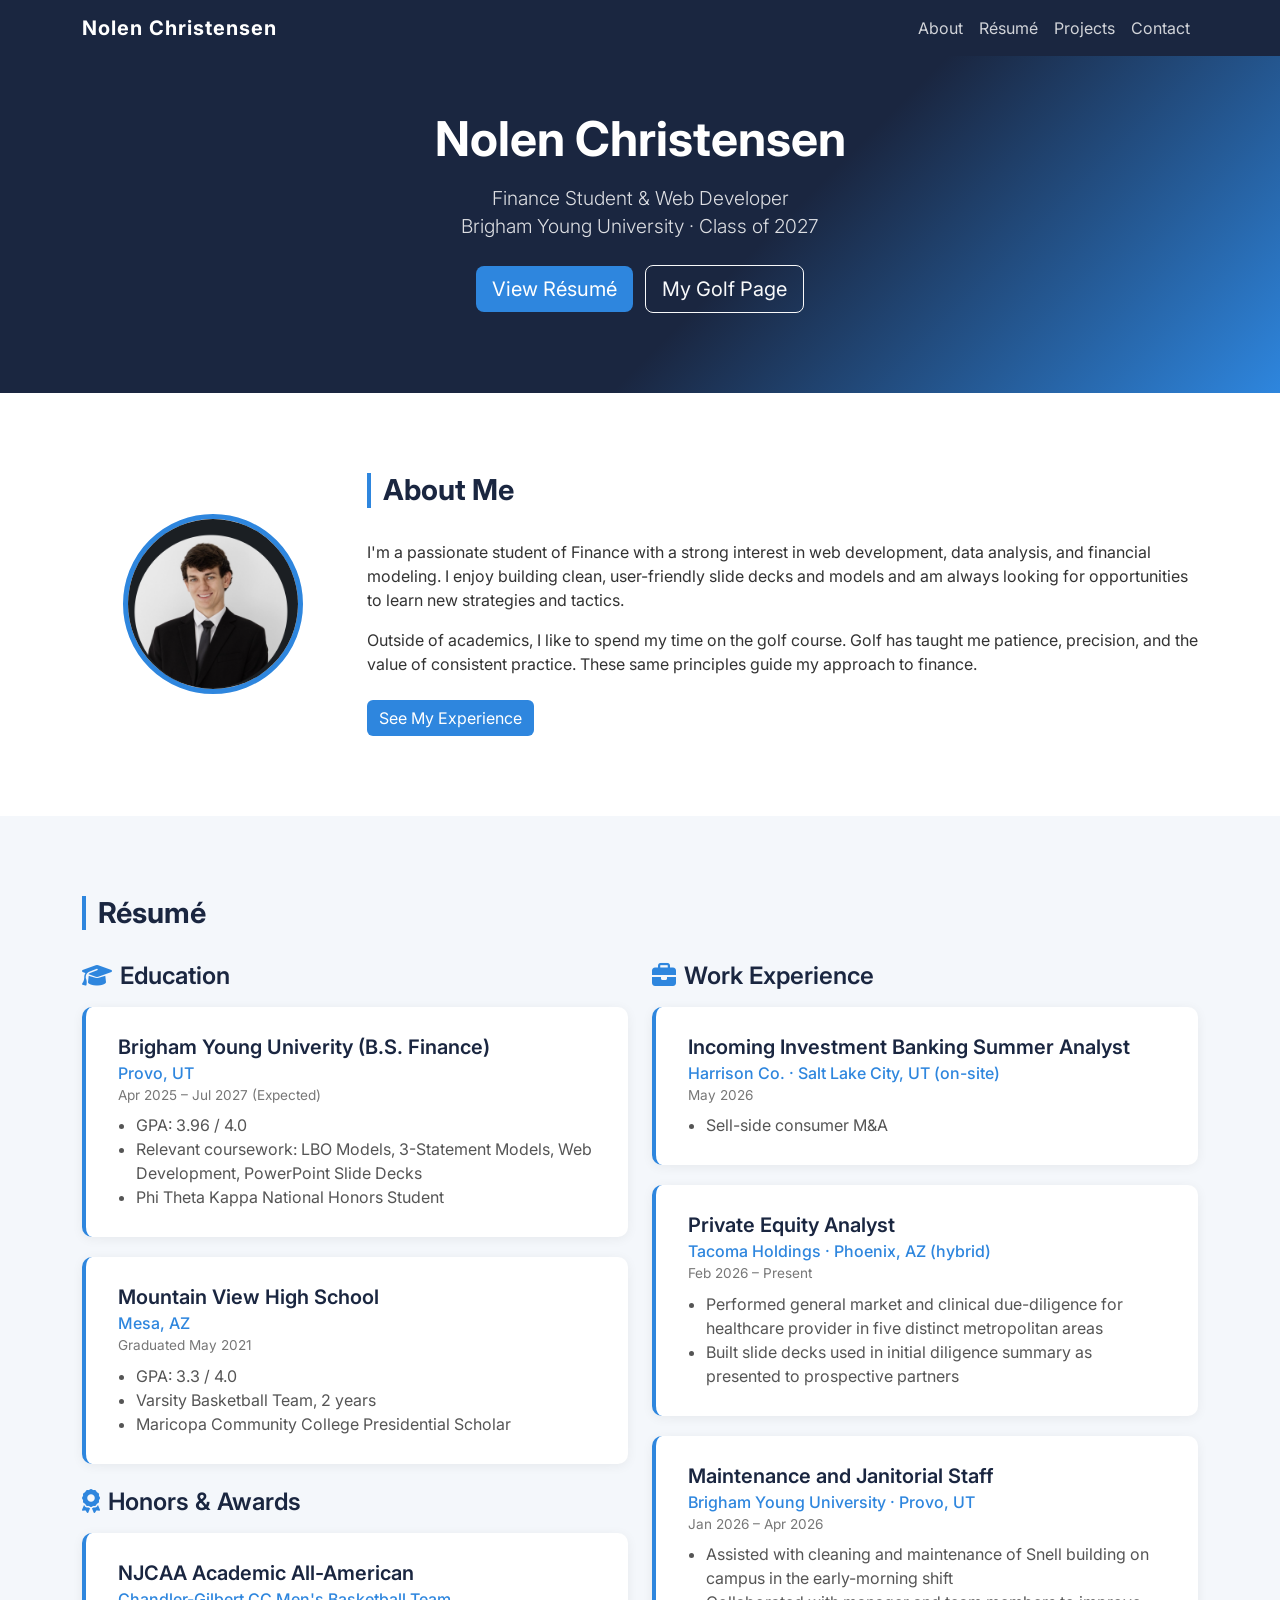
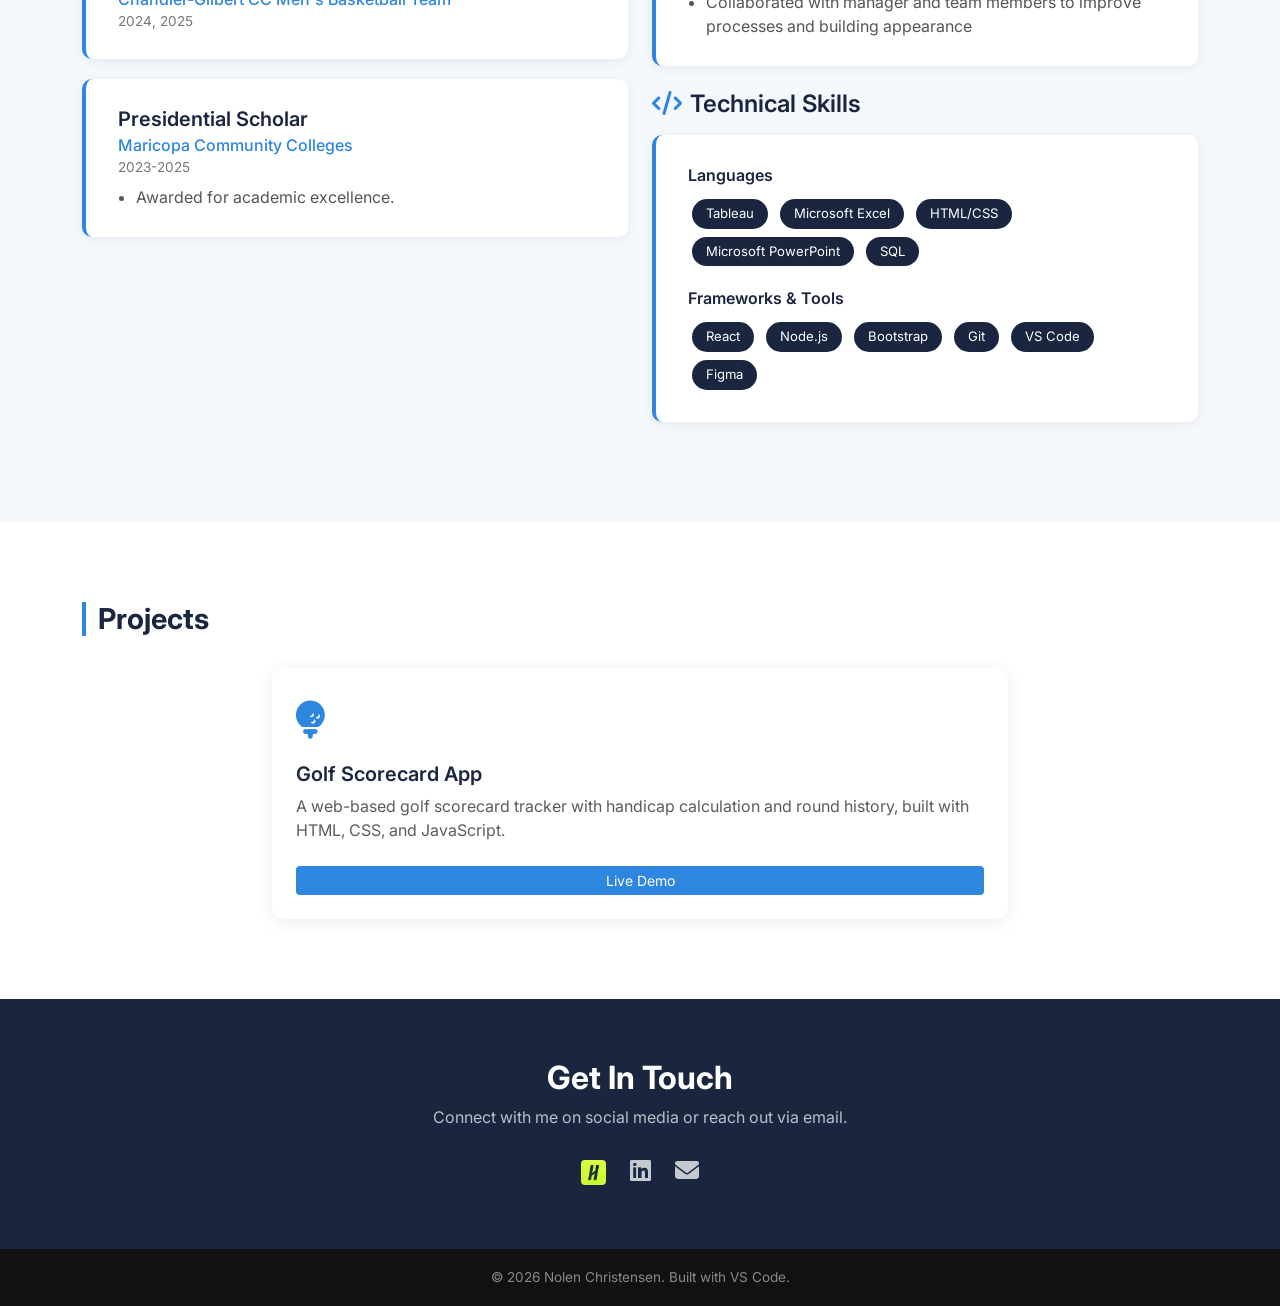
<file: index.html>
<!DOCTYPE html>
<html lang="en">
<head>
  <meta charset="UTF-8" />
  <meta name="viewport" content="width=device-width, initial-scale=1.0"/>
  <title>Nolen Christensen | Portfolio</title>
  <link rel="stylesheet" href="https://cdnjs.cloudflare.com/ajax/libs/bootstrap/5.3.2/css/bootstrap.min.css"/>
  <link rel="stylesheet" href="https://cdnjs.cloudflare.com/ajax/libs/font-awesome/6.5.0/css/all.min.css"/>
  <link rel="preconnect" href="https://fonts.googleapis.com"/>
  <link href="https://fonts.googleapis.com/css2?family=Inter:wght@300;400;600;700&display=swap" rel="stylesheet"/>
  <style>
    :root {
      --navy: #1a2640;
      --accent: #2e86de;
      --light-bg: #f4f7fb;
    }
    body { font-family: 'Inter', sans-serif; color: #333; }

    /* Navbar */
    .navbar { background-color: var(--navy) !important; }
    .navbar-brand { font-weight: 700; letter-spacing: 1px; color: #fff !important; }
    .nav-link { color: rgba(255,255,255,0.8) !important; }
    .nav-link:hover { color: #fff !important; }

    /* Hero */
    #hero {
      background: linear-gradient(135deg, var(--navy) 60%, var(--accent));
      color: #fff;
      padding: 110px 0 80px;
    }
    #hero h1 { font-size: 3rem; font-weight: 700; }
    #hero p.lead { font-size: 1.2rem; opacity: 0.85; }
    .btn-accent { background: var(--accent); color: #fff; border: none; }
    .btn-accent:hover { background: #1a6abf; color: #fff; }
    .btn-outline-light:hover { background: rgba(255,255,255,0.15); }

    /* Section titles */
    .section-title {
      font-weight: 700;
      font-size: 1.8rem;
      color: var(--navy);
      border-left: 4px solid var(--accent);
      padding-left: 12px;
      margin-bottom: 2rem;
    }

    /* About */
    #about { background: #fff; padding: 80px 0; }
    .profile-img {
  width: 180px; height: 180px; border-radius: 50%;
  object-fit: cover;
  object-position: center 0%;
  border: 5px solid var(--accent);
    } 

    /* Resume */
    #resume { background: var(--light-bg); padding: 80px 0; }
    .resume-card {
      background: #fff;
      border-radius: 10px;
      padding: 28px 32px;
      margin-bottom: 20px;
      box-shadow: 0 2px 12px rgba(0,0,0,0.06);
      border-left: 4px solid var(--accent);
    }
    .resume-card h5 { font-weight: 600; color: var(--navy); margin-bottom: 2px; }
    .resume-card .org { font-weight: 500; color: var(--accent); }
    .resume-card .date { font-size: 0.85rem; color: #777; }
    .resume-card ul { margin: 8px 0 0; padding-left: 18px; color: #555; }
    .skill-badge {
      display: inline-block;
      background: var(--navy);
      color: #fff;
      border-radius: 20px;
      padding: 5px 14px;
      font-size: 0.82rem;
      margin: 4px;
    }

    /* Projects */
    #projects { background: #fff; padding: 80px 0; }
    .project-card {
      border: none;
      border-radius: 12px;
      box-shadow: 0 3px 18px rgba(0,0,0,0.08);
      transition: transform 0.2s, box-shadow 0.2s;
      height: 100%;
    }
    .project-card:hover { transform: translateY(-4px); box-shadow: 0 8px 28px rgba(0,0,0,0.13); }
    .project-card .card-title { font-weight: 600; color: var(--navy); }
    .project-icon { font-size: 2.4rem; color: var(--accent); margin-bottom: 12px; }

    /* Contact */
    #contact { background: var(--navy); color: #fff; padding: 60px 0; }
    #contact a { color: rgba(255,255,255,0.75); text-decoration: none; font-size: 1.5rem; margin: 0 10px; }
    #contact a:hover { color: #fff; }

    /* Footer */
    footer { background: #111; color: rgba(255,255,255,0.5); padding: 18px 0; font-size: 0.85rem; text-align: center; }
  </style>
</head>
<body>

  <!-- Navbar -->
  <nav class="navbar navbar-expand-lg fixed-top">
    <div class="container">
      <a class="navbar-brand" href="#">Nolen Christensen</a>
      <button class="navbar-toggler" type="button" data-bs-toggle="collapse" data-bs-target="#navLinks">
        <span class="navbar-toggler-icon" style="filter:invert(1)"></span>
      </button>
      <div class="collapse navbar-collapse" id="navLinks">
        <ul class="navbar-nav ms-auto">
          <li class="nav-item"><a class="nav-link" href="#about">About</a></li>
          <li class="nav-item"><a class="nav-link" href="#resume">Résumé</a></li>
          <li class="nav-item"><a class="nav-link" href="#projects">Projects</a></li>
          <li class="nav-item"><a class="nav-link" href="#contact">Contact</a></li>
        </ul>
      </div>
    </div>
  </nav>

  <!-- Hero -->
  <section id="hero">
    <div class="container text-center">
      <h1 class="mb-3">Nolen Christensen</h1>
      <p class="lead mb-4">Finance Student &amp; Web Developer<br>Brigham Young University · Class of 2027</p>
      <a href="#resume" class="btn btn-accent btn-lg me-2">View Résumé</a>
      <a href="golf.html" class="btn btn-outline-light btn-lg">My Golf Page</a>
    </div>
  </section>

  <!-- About -->
  <section id="about">
    <div class="container">
      <div class="row align-items-center">
        <div class="col-md-3 text-center mb-4 mb-md-0">
          <img src="Nolen.png" alt="Nolen Christensen profile photo" class="profile-img" style="object-fit: cover; object-position: center 50%;"/>
        </div>
        <div class="col-md-9">
          <h2 class="section-title">About Me</h2>
          <p>I'm a passionate student of Finance with a strong interest in web development, data analysis, and financial modeling. I enjoy building clean, user-friendly slide decks and models and am always looking for opportunities to learn new strategies and tactics.</p>
          <p>Outside of academics, I like to spend my time on the golf course. Golf has taught me patience, precision, and the value of consistent practice. These same principles guide my approach to finance.</p>
          <a href="#resume" class="btn btn-accent mt-2">See My Experience</a>
        </div>
      </div>
    </div>
  </section>

  <!-- Resume -->
  <section id="resume">
    <div class="container">
      <h2 class="section-title">Résumé</h2>
      <div class="row">

        <!-- Education -->
        <div class="col-lg-6">
          <h4 class="mb-3" style="color: var(--navy); font-weight:600;"><i class="fas fa-graduation-cap me-2" style="color:var(--accent)"></i>Education</h4>

          <div class="resume-card">
            <h5>Brigham Young Univerity (B.S. Finance)</h5>
            <div class="org">Provo, UT</div>
            <div class="date">Apr 2025 – Jul 2027 (Expected)</div>
            <ul>
              <li>GPA: 3.96 / 4.0</li>
              <li>Relevant coursework: LBO Models, 3-Statement Models, Web Development, PowerPoint Slide Decks</li>
              <li>Phi Theta Kappa National Honors Student</li>
            </ul>
          </div>

          <div class="resume-card">
            <h5>Mountain View High School</h5>
            <div class="org">Mesa, AZ</div>
            <div class="date">Graduated May 2021</div>
            <ul>
              <li>GPA: 3.3 / 4.0</li>
              <li>Varsity Basketball Team, 2 years</li>
              <li>Maricopa Community College Presidential Scholar</li>
            </ul>
          </div>

          <!-- Honors -->
          <h4 class="mb-3 mt-4" style="color: var(--navy); font-weight:600;"><i class="fas fa-award me-2" style="color:var(--accent)"></i>Honors &amp; Awards</h4>
          <div class="resume-card">
            <h5>NJCAA Academic All-American</h5>
            <div class="org">Chandler-Gilbert CC Men's Basketball Team</div>
            <div class="date">2024, 2025</div>
          </div>
          <div class="resume-card">
            <h5>Presidential Scholar</h5>
            <div class="org">Maricopa Community Colleges</div>
            <div class="date">2023-2025</div>
            <ul><li>Awarded for academic excellence.</li></ul>
          </div>
        </div>

        <!-- Experience & Skills -->
        <div class="col-lg-6">
          <h4 class="mb-3" style="color: var(--navy); font-weight:600;"><i class="fas fa-briefcase me-2" style="color:var(--accent)"></i>Work Experience</h4>

          <div class="resume-card">
            <h5>Incoming Investment Banking Summer Analyst</h5>
            <div class="org">Harrison Co. · Salt Lake City, UT (on-site)</div>
            <div class="date">May 2026</div>
            <ul>
              <li>Sell-side consumer M&A</li>
            </ul>
          </div>

          <div class="resume-card">
            <h5>Private Equity Analyst</h5>
            <div class="org">Tacoma Holdings · Phoenix, AZ (hybrid)</div>
            <div class="date">Feb 2026 – Present</div>
            <ul>
              <li>Performed general market and clinical due-diligence for healthcare provider in five distinct metropolitan areas</li>
              <li>Built slide decks used in initial diligence summary as presented to prospective partners</li>
            </ul>
          </div>

          <div class="resume-card">
            <h5>Maintenance and Janitorial Staff</h5>
            <div class="org">Brigham Young University · Provo, UT</div>
            <div class="date">Jan 2026 – Apr 2026</div>
            <ul>
              <li>Assisted with cleaning and maintenance of Snell building on campus in the early-morning shift</li>
              <li>Collaborated with manager and team members to improve processes and building appearance</li>
            </ul>
          </div>

          <!-- Skills -->
          <h4 class="mb-3 mt-4" style="color: var(--navy); font-weight:600;"><i class="fas fa-code me-2" style="color:var(--accent)"></i>Technical Skills</h4>
          <div class="resume-card">
            <p class="mb-2" style="font-weight:600;color:var(--navy)">Languages</p>
            <span class="skill-badge">Tableau</span>
            <span class="skill-badge">Microsoft Excel</span>
            <span class="skill-badge">HTML/CSS</span>
            <span class="skill-badge">Microsoft PowerPoint</span>
            <span class="skill-badge">SQL</span>
            <p class="mb-2 mt-3" style="font-weight:600;color:var(--navy)">Frameworks &amp; Tools</p>
            <span class="skill-badge">React</span>
            <span class="skill-badge">Node.js</span>
            <span class="skill-badge">Bootstrap</span>
            <span class="skill-badge">Git</span>
            <span class="skill-badge">VS Code</span>
            <span class="skill-badge">Figma</span>
          </div>
        </div>
      </div>
    </div>
  </section>

  <!-- Projects -->
  <section id="projects">
    <div class="container">
      <h2 class="section-title">Projects</h2>
      <div class="row g-4">
        <div class="col-md-8 mx-auto">
          <div class="card project-card p-4">
            <div class="project-icon"><i class="fas fa-golf-ball-tee"></i></div>
            <h5 class="card-title">Golf Scorecard App</h5>
            <p class="card-text text-muted">A web-based golf scorecard tracker with handicap calculation and round history, built with HTML, CSS, and JavaScript.</p>
            <a href="app.html" class="btn btn-accent btn-sm mt-2">Live Demo</a>
          </div>
  </section>

  <!-- Contact -->
  <section id="contact">
    <div class="container text-center">
      <h2 style="font-weight:700; margin-bottom: 8px;">Get In Touch</h2>
      <p style="opacity:0.7; margin-bottom:24px;">Connect with me on social media or reach out via email.</p>
      <div>
        <a href="https://app.joinhandshake.com/profiles/5snp5w" target="_blank" aria-label="Handshake"><img src="Handshake.png" alt="Handshake" style="width:25px; height:25px; object-fit:contain; border-radius:4px;"/></a>
        <a href="https://linkedin.com/in/nolen-christensen" target="_blank" aria-label="LinkedIn"><i class="fab fa-linkedin"></i></a>
        <a href="mailto:nolenc2@byu.edu" aria-label="Email"><i class="fas fa-envelope"></i></a>
      </div>
    </div>
  </section>

  <footer>
    <div class="container">
      &copy; 2026 Nolen Christensen. Built with VS Code.
    </div>
  </footer>

  <script src="https://cdnjs.cloudflare.com/ajax/libs/bootstrap/5.3.2/js/bootstrap.bundle.min.js"></script>
</body>
</html>
</file>
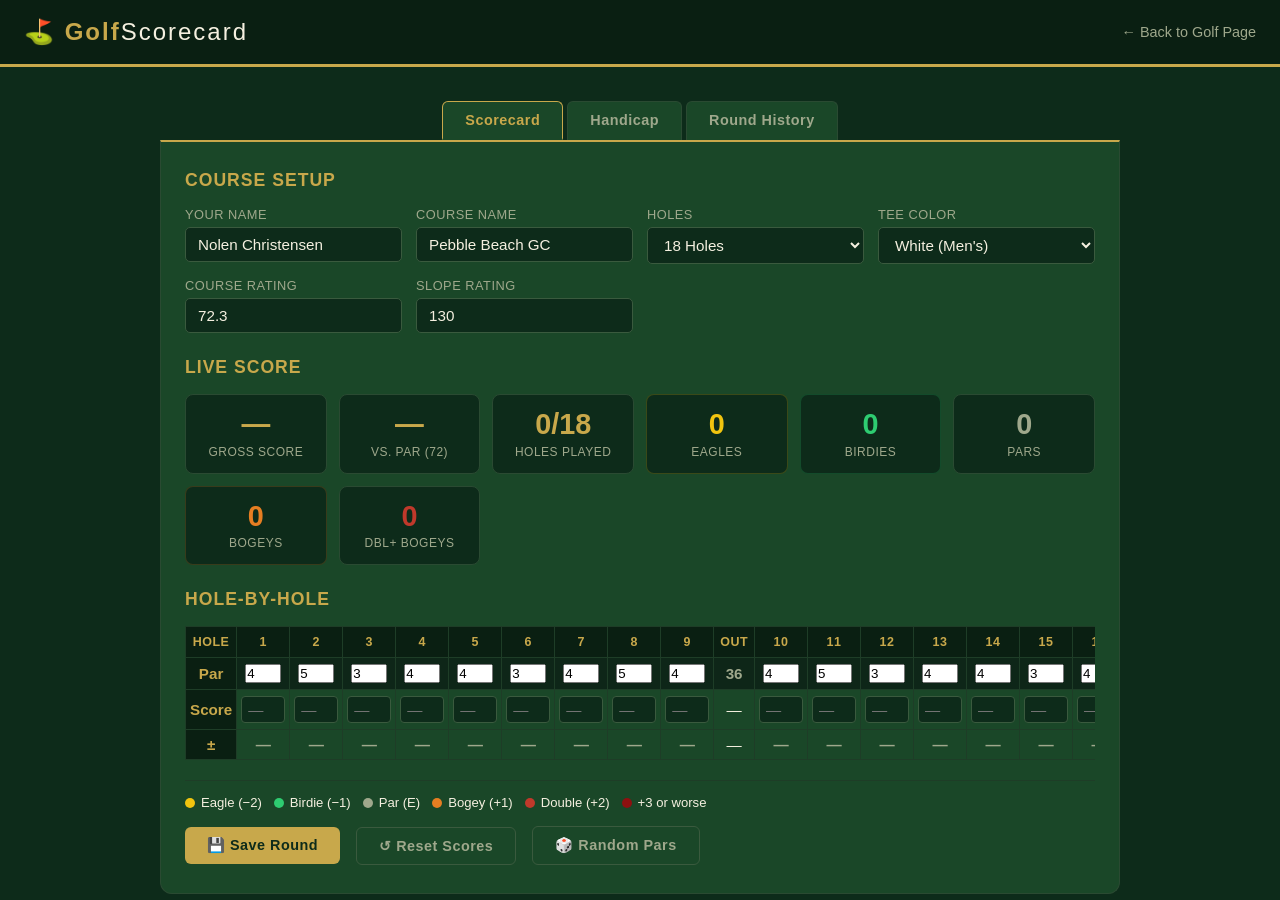
<file: app.html>
<!DOCTYPE html>
<html lang="en">
<head>
  <meta charset="UTF-8"/>
  <meta name="viewport" content="width=device-width, initial-scale=1.0"/>
  <title>Golf Scorecard App</title>
  <style>
    /* ===== RESET & BASE ===== */
    *, *::before, *::after { box-sizing: border-box; margin: 0; padding: 0; }
    :root {
      --green-dark: #0d2b1a;
      --green-mid:  #1a4728;
      --green-light:#2a6b3e;
      --gold:       #c8a84b;
      --gold-light: #e0c870;
      --cream:      #f5f0e0;
      --text-muted: #9fa88c;
      --red:        #c0392b;
      --blue:       #2980b9;
    }
    body {
      font-family: 'Segoe UI', Arial, sans-serif;
      background: var(--green-dark);
      color: var(--cream);
      min-height: 100vh;
    }

    /* ===== HEADER ===== */
    header {
      background: #0a1f12;
      border-bottom: 3px solid var(--gold);
      padding: 18px 24px;
      display: flex;
      align-items: center;
      justify-content: space-between;
      flex-wrap: wrap;
      gap: 10px;
    }
    .logo {
      font-size: 1.5rem;
      font-weight: 700;
      color: var(--gold);
      letter-spacing: 2px;
    }
    .logo span { color: var(--cream); font-weight: 300; }
    .back-link {
      color: var(--text-muted);
      text-decoration: none;
      font-size: 0.9rem;
      transition: color 0.2s;
    }
    .back-link:hover { color: var(--gold); }

    /* ===== TABS ===== */
    .tab-bar {
      display: flex;
      justify-content: center;
      gap: 4px;
      padding: 18px 16px 0;
    }
    .tab {
      background: var(--green-mid);
      border: 1px solid #2a4a32;
      color: var(--text-muted);
      padding: 10px 22px;
      border-radius: 6px 6px 0 0;
      cursor: pointer;
      font-size: 0.9rem;
      font-weight: 600;
      letter-spacing: 0.5px;
      transition: all 0.2s;
      border-bottom: none;
    }
    .tab.active { background: var(--green-mid); color: var(--gold); border-color: var(--gold); border-bottom: 2px solid var(--green-mid); }
    .tab:hover:not(.active) { color: var(--cream); }

    /* ===== MAIN CARD ===== */
    .card {
      background: var(--green-mid);
      border: 1px solid #2a4a32;
      border-top: 2px solid var(--gold);
      border-radius: 0 0 12px 12px;
      max-width: 960px;
      margin: 0 auto 30px;
      padding: 28px 24px;
    }
    .section-title {
      font-size: 1.1rem;
      color: var(--gold);
      font-weight: 700;
      letter-spacing: 1px;
      text-transform: uppercase;
      margin-bottom: 16px;
    }

    /* ===== COURSE SETUP ===== */
    .setup-grid {
      display: grid;
      grid-template-columns: repeat(auto-fit, minmax(180px, 1fr));
      gap: 14px;
      margin-bottom: 24px;
    }
    .input-group label {
      display: block;
      font-size: 0.8rem;
      color: var(--text-muted);
      text-transform: uppercase;
      letter-spacing: 0.5px;
      margin-bottom: 5px;
    }
    .input-group input, .input-group select {
      width: 100%;
      background: #0d2b1a;
      border: 1px solid #3a5a3e;
      color: var(--cream);
      padding: 8px 12px;
      border-radius: 5px;
      font-size: 0.95rem;
    }
    .input-group input:focus, .input-group select:focus {
      outline: none;
      border-color: var(--gold);
    }

    /* ===== SCORECARD TABLE ===== */
    .scorecard-wrap { overflow-x: auto; margin-bottom: 20px; }
    table { width: 100%; border-collapse: collapse; min-width: 600px; }
    th {
      background: #0a1f12;
      color: var(--gold);
      font-size: 0.78rem;
      text-transform: uppercase;
      letter-spacing: 0.5px;
      padding: 8px 6px;
      text-align: center;
      border: 1px solid #1e3d27;
    }
    td {
      padding: 6px 4px;
      text-align: center;
      border: 1px solid #1e3d27;
      font-size: 0.95rem;
    }
    td.hole-num { color: var(--gold); font-weight: 600; background: #0a1f12; }
    td.par-cell { color: var(--text-muted); background: #0e2618; }
    td.score-cell input {
      width: 44px;
      background: #0d2b1a;
      border: 1px solid #3a5a3e;
      color: var(--cream);
      text-align: center;
      border-radius: 4px;
      padding: 4px 0;
      font-size: 0.95rem;
      font-family: inherit;
    }
    td.score-cell input:focus { outline: none; border-color: var(--gold); }
    td.diff-cell { font-weight: 600; }
    td.diff-cell.eagle  { color: #f1c40f; }
    td.diff-cell.birdie { color: #2ecc71; }
    td.diff-cell.par    { color: var(--text-muted); }
    td.diff-cell.bogey  { color: #e67e22; }
    td.diff-cell.double { color: var(--red); }
    td.diff-cell.worse  { color: #8e1010; }

    tr.total-row td { background: #0a1f12; font-weight: 700; color: var(--gold); }
    tr.halfway-row td { background: #122b1a; font-style: italic; color: #c8c0a0; }

    /* ===== SUMMARY PANEL ===== */
    .summary-grid {
      display: grid;
      grid-template-columns: repeat(auto-fit, minmax(130px, 1fr));
      gap: 12px;
      margin-bottom: 24px;
    }
    .stat-box {
      background: #0d2b1a;
      border: 1px solid #2a4a32;
      border-radius: 8px;
      padding: 14px 12px;
      text-align: center;
    }
    .stat-box .stat-val {
      font-size: 1.8rem;
      font-weight: 700;
      color: var(--gold);
      line-height: 1.1;
    }
    .stat-box .stat-label {
      font-size: 0.75rem;
      color: var(--text-muted);
      margin-top: 4px;
      text-transform: uppercase;
      letter-spacing: 0.5px;
    }
    .stat-box.green .stat-val  { color: #2ecc71; }
    .stat-box.red   .stat-val  { color: var(--red); }

    /* ===== VERDICT BANNER ===== */
    #verdict {
      background: linear-gradient(135deg, #0d3a1f, #0a2b16);
      border: 1px solid var(--gold);
      border-radius: 10px;
      padding: 18px 22px;
      text-align: center;
      margin-bottom: 20px;
      display: none;
    }
    #verdict .verdict-emoji { font-size: 2.5rem; display: block; margin-bottom: 6px; }
    #verdict .verdict-text  { font-size: 1.15rem; color: var(--cream); font-weight: 600; }
    #verdict .verdict-sub   { font-size: 0.9rem;  color: var(--text-muted); margin-top: 4px; }

    /* ===== HANDICAP TAB ===== */
    .handicap-explainer { background: #0d2b1a; border-radius: 8px; padding: 20px 22px; margin-bottom: 20px; }
    .handicap-explainer p { color: #c0b89a; font-size: 0.95rem; margin-bottom: 10px; line-height: 1.6; }
    .hc-form { display: grid; grid-template-columns: repeat(auto-fit, minmax(160px, 1fr)); gap: 14px; margin-bottom: 16px; }
    .hc-result {
      background: #0a1f12;
      border: 2px solid var(--gold);
      border-radius: 10px;
      padding: 20px;
      text-align: center;
      margin-top: 12px;
    }
    .hc-result .big-num { font-size: 3rem; font-weight: 700; color: var(--gold); }
    .hc-result p { color: var(--text-muted); font-size: 0.88rem; margin-top: 6px; }

    /* ===== BUTTONS ===== */
    .btn {
      padding: 10px 22px;
      border: none;
      border-radius: 6px;
      font-size: 0.9rem;
      font-weight: 600;
      cursor: pointer;
      letter-spacing: 0.5px;
      transition: all 0.2s;
    }
    .btn-gold { background: var(--gold); color: #0d2b1a; }
    .btn-gold:hover { background: var(--gold-light); transform: translateY(-1px); }
    .btn-ghost { background: transparent; border: 1px solid #3a5a3e; color: var(--text-muted); margin-left: 8px; }
    .btn-ghost:hover { border-color: var(--gold); color: var(--gold); }
    .btn-red { background: #7a1f1f; color: #ffdada; }
    .btn-red:hover { background: var(--red); }

    .actions { display: flex; gap: 8px; flex-wrap: wrap; margin-top: 16px; align-items: center; }

    /* ===== LEGEND ===== */
    .legend {
      display: flex;
      flex-wrap: wrap;
      gap: 12px;
      margin-top: 14px;
      padding-top: 14px;
      border-top: 1px solid #1e3d27;
    }
    .legend-item { display: flex; align-items: center; gap: 6px; font-size: 0.82rem; }
    .legend-dot { width: 10px; height: 10px; border-radius: 50%; display: inline-block; }

    /* ===== HISTORY TAB ===== */
    .history-empty { text-align: center; padding: 40px; color: var(--text-muted); font-size: 0.95rem; }
    .history-item {
      background: #0d2b1a;
      border: 1px solid #2a4a32;
      border-radius: 8px;
      padding: 14px 18px;
      margin-bottom: 10px;
      display: flex;
      justify-content: space-between;
      align-items: center;
      flex-wrap: wrap;
      gap: 8px;
    }
    .history-item .hi-course { font-weight: 600; color: var(--cream); }
    .history-item .hi-date   { font-size: 0.82rem; color: var(--text-muted); margin-top: 2px; }
    .history-item .hi-score  { font-size: 1.4rem; font-weight: 700; color: var(--gold); }
    .history-item .hi-diff   { font-size: 0.85rem; color: var(--text-muted); }

    /* ===== MEDIA QUERY ===== */
    @media (max-width: 600px) {
      .tab { padding: 8px 12px; font-size: 0.82rem; }
      .card { padding: 18px 14px; }
    }
  </style>
</head>
<body>

<header>
  <div class="logo">⛳ Golf<span>Scorecard</span></div>
  <a class="back-link" href="golf.html">← Back to Golf Page</a>
</header>

<div style="max-width:960px; margin:0 auto; padding:16px 16px 0;">
  <div class="tab-bar">
    <div class="tab active" onclick="switchTab('scorecard')">Scorecard</div>
    <div class="tab" onclick="switchTab('handicap')">Handicap</div>
    <div class="tab" onclick="switchTab('history')">Round History</div>
  </div>
</div>

<!-- ======== SCORECARD TAB ======== -->
<div id="tab-scorecard" class="card" style="max-width:960px;margin:0 auto 30px;border-radius:0 0 12px 12px;">

  <!-- Course Setup -->
  <div class="section-title">Course Setup</div>
  <div class="setup-grid">
    <div class="input-group">
      <label>Your Name</label>
      <input type="text" id="player-name" placeholder="Nolen Christensen" value="Nolen Christensen"/>
    </div>
    <div class="input-group">
      <label>Course Name</label>
      <input type="text" id="course-name" placeholder="Pebble Beach GC" value="Pebble Beach GC"/>
    </div>
    <div class="input-group">
      <label>Holes</label>
      <select id="hole-count" onchange="buildScorecard()">
        <option value="18" selected>18 Holes</option>
        <option value="9">9 Holes</option>
      </select>
    </div>
    <div class="input-group">
      <label>Tee Color</label>
      <select id="tee-color">
        <option>Black (Pro)</option>
        <option>Blue (Championship)</option>
        <option selected>White (Men's)</option>
        <option>Gold (Senior)</option>
        <option>Red (Ladies)</option>
      </select>
    </div>
    <div class="input-group">
      <label>Course Rating</label>
      <input type="number" id="course-rating" value="72.3" step="0.1"/>
    </div>
    <div class="input-group">
      <label>Slope Rating</label>
      <input type="number" id="slope-rating" value="130"/>
    </div>
  </div>

  <!-- Summary Stats -->
  <div id="verdict"></div>
  <div class="section-title">Live Score</div>
  <div class="summary-grid" id="summary-grid"></div>

  <!-- Scorecard table -->
  <div class="section-title">Hole-by-Hole</div>
  <div class="scorecard-wrap">
    <table id="scorecard-table"></table>
  </div>

  <!-- Legend -->
  <div class="legend">
    <div class="legend-item"><span class="legend-dot" style="background:#f1c40f"></span> Eagle (−2)</div>
    <div class="legend-item"><span class="legend-dot" style="background:#2ecc71"></span> Birdie (−1)</div>
    <div class="legend-item"><span class="legend-dot" style="background:#9fa88c"></span> Par (E)</div>
    <div class="legend-item"><span class="legend-dot" style="background:#e67e22"></span> Bogey (+1)</div>
    <div class="legend-item"><span class="legend-dot" style="background:#c0392b"></span> Double (+2)</div>
    <div class="legend-item"><span class="legend-dot" style="background:#8e1010"></span> +3 or worse</div>
  </div>

  <div class="actions">
    <button class="btn btn-gold" onclick="saveRound()">💾 Save Round</button>
    <button class="btn btn-ghost" onclick="buildScorecard()">↺ Reset Scores</button>
    <button class="btn btn-ghost" onclick="randomizePars()">🎲 Random Pars</button>
  </div>
</div>

<!-- ======== HANDICAP TAB ======== -->
<div id="tab-handicap" class="card" style="max-width:960px;margin:0 auto 30px;border-radius:0 0 12px 12px;display:none;">
  <div class="section-title">Handicap Calculator</div>
  <div class="handicap-explainer">
    <p>Your <strong style="color:var(--gold)">Handicap Index</strong> is a measure of your potential ability. It allows golfers of different skill levels to compete fairly by adjusting their gross score.</p>
    <p>The World Handicap System (WHS) formula: <em style="color:var(--gold-light)">Handicap Differential = (Adjusted Gross Score − Course Rating) × 113 / Slope Rating</em></p>
    <p>Your index is the average of the best 8 differentials from your last 20 rounds, multiplied by 0.96.</p>
  </div>
  <div class="section-title">Quick Single-Round Estimate</div>
  <div class="hc-form">
    <div class="input-group">
      <label>Your Gross Score</label>
      <input type="number" id="hc-score" value="90" min="54" max="145"/>
    </div>
    <div class="input-group">
      <label>Course Rating</label>
      <input type="number" id="hc-cr" value="72.3" step="0.1"/>
    </div>
    <div class="input-group">
      <label>Slope Rating</label>
      <input type="number" id="hc-slope" value="130" min="55" max="155"/>
    </div>
  </div>
  <button class="btn btn-gold" onclick="calcHandicap()">Calculate Differential</button>
  <div class="hc-result" id="hc-result" style="display:none;">
    <div class="big-num" id="hc-num">—</div>
    <p id="hc-desc">Handicap Differential</p>
  </div>

  <div class="section-title" style="margin-top:28px;">Skill Level Guide</div>
  <div class="summary-grid">
    <div class="stat-box"><div class="stat-val" style="color:#f1c40f">+3–0</div><div class="stat-label">Scratch / Elite</div></div>
    <div class="stat-box"><div class="stat-val" style="color:#2ecc71">1–9</div><div class="stat-label">Low Handicap</div></div>
    <div class="stat-box"><div class="stat-val">10–18</div><div class="stat-label">Mid Handicap</div></div>
    <div class="stat-box red"><div class="stat-val">19–28</div><div class="stat-label">High Handicap</div></div>
    <div class="stat-box"><div class="stat-val" style="color:var(--text-muted)">29–54</div><div class="stat-label">Beginner</div></div>
  </div>
</div>

<!-- ======== HISTORY TAB ======== -->
<div id="tab-history" class="card" style="max-width:960px;margin:0 auto 30px;border-radius:0 0 12px 12px;display:none;">
  <div class="section-title">Round History</div>
  <div id="history-list"></div>
  <div style="margin-top:16px;">
    <button class="btn btn-red" onclick="clearHistory()">🗑 Clear All History</button>
  </div>
</div>

<script>
  // ===== DATA =====
  const DEFAULT_PARS_18 = [4,5,3,4,4,3,4,5,4,4,5,3,4,4,3,4,5,4];
  const DEFAULT_PARS_9  = [4,5,3,4,4,3,4,5,4];
  let pars = [...DEFAULT_PARS_18];
  let scores = new Array(18).fill('');

  // ===== TABS =====
  function switchTab(name) {
    ['scorecard','handicap','history'].forEach(t => {
      document.getElementById('tab-'+t).style.display = t === name ? '' : 'none';
      document.querySelectorAll('.tab')[['scorecard','handicap','history'].indexOf(t)].classList.toggle('active', t===name);
    });
    if (name === 'history') renderHistory();
  }

  // ===== BUILD SCORECARD =====
  function buildScorecard() {
    const n = parseInt(document.getElementById('hole-count').value);
    pars = n === 18 ? [...DEFAULT_PARS_18] : [...DEFAULT_PARS_9];
    scores = new Array(n).fill('');
    renderTable();
    renderSummary();
  }

  function randomizePars() {
    const n = parseInt(document.getElementById('hole-count').value);
    const options = [3,4,5];
    pars = Array.from({length: n}, () => options[Math.floor(Math.random()*3)]);
    scores = new Array(n).fill('');
    renderTable();
    renderSummary();
  }

  function renderTable() {
    const n = pars.length;
    const frontN = n === 18 ? 9 : n;
    const backN  = n === 18 ? 9 : 0;

    let html = `<tr>
      <th>Hole</th>`;
    for (let i = 1; i <= frontN; i++) html += `<th>${i}</th>`;
    if (n === 18) { html += `<th>OUT</th>`; for (let i = 10; i <= 18; i++) html += `<th>${i}</th>`; html += `<th>IN</th><th>TOT</th>`; }
    else { html += `<th>TOT</th>`; }
    html += `</tr>`;

    // Par row
    html += `<tr><td class="hole-num">Par</td>`;
    let frontPar = 0, backPar = 0;
    for (let i = 0; i < frontN; i++) { frontPar += pars[i]; html += `<td class="par-cell"><input type="number" min="3" max="5" value="${pars[i]}" oninput="changePar(${i},this.value)"/></td>`; }
    if (n === 18) {
      html += `<td class="par-cell" style="font-weight:700">${frontPar}</td>`;
      for (let i = 9; i < 18; i++) { backPar += pars[i]; html += `<td class="par-cell"><input type="number" min="3" max="5" value="${pars[i]}" oninput="changePar(${i},this.value)"/></td>`; }
      html += `<td class="par-cell" style="font-weight:700">${backPar}</td><td class="par-cell" style="font-weight:700">${frontPar+backPar}</td>`;
    } else {
      html += `<td class="par-cell" style="font-weight:700">${frontPar}</td>`;
    }
    html += `</tr>`;

    // Score row
    html += `<tr><td class="hole-num">Score</td>`;
    let frontScore = 0, backScore = 0, frontFilled = true, backFilled = true;
    for (let i = 0; i < frontN; i++) {
      const s = scores[i];
      html += `<td class="score-cell"><input type="number" min="1" max="15" placeholder="—" value="${s !== '' ? s : ''}" oninput="changeScore(${i},this.value)"/></td>`;
      if (s !== '' && !isNaN(s)) frontScore += parseInt(s); else frontFilled = false;
    }
    if (n === 18) {
      html += `<td class="total-row">${frontFilled ? frontScore : '—'}</td>`;
      for (let i = 9; i < 18; i++) {
        const s = scores[i];
        html += `<td class="score-cell"><input type="number" min="1" max="15" placeholder="—" value="${s !== '' ? s : ''}" oninput="changeScore(${i},this.value)"/></td>`;
        if (s !== '' && !isNaN(s)) backScore += parseInt(s); else backFilled = false;
      }
      const totalFilled = frontFilled && backFilled;
      html += `<td class="total-row">${backFilled ? backScore : '—'}</td><td class="total-row">${totalFilled ? (frontScore+backScore) : '—'}</td>`;
    } else {
      html += `<td class="total-row">${frontFilled ? frontScore : '—'}</td>`;
    }
    html += `</tr>`;

    // Diff row
    html += `<tr><td class="hole-num">±</td>`;
    let frontDiff = 0, backDiff = 0, fdf = true, bdf = true;
    for (let i = 0; i < frontN; i++) {
      const s = scores[i]; const p = pars[i];
      if (s !== '' && !isNaN(s)) {
        const d = parseInt(s) - p; frontDiff += d;
        html += `<td class="diff-cell ${diffClass(d)}">${fmtDiff(d)}</td>`;
      } else { fdf = false; html += `<td class="diff-cell par">—</td>`; }
    }
    if (n === 18) {
      html += `<td class="total-row">${fdf ? fmtDiff(frontDiff) : '—'}</td>`;
      for (let i = 9; i < 18; i++) {
        const s = scores[i]; const p = pars[i];
        if (s !== '' && !isNaN(s)) {
          const d = parseInt(s) - p; backDiff += d;
          html += `<td class="diff-cell ${diffClass(d)}">${fmtDiff(d)}</td>`;
        } else { bdf = false; html += `<td class="diff-cell par">—</td>`; }
      }
      const tf = fdf && bdf;
      html += `<td class="total-row">${bdf ? fmtDiff(backDiff) : '—'}</td><td class="total-row">${tf ? fmtDiff(frontDiff+backDiff) : '—'}</td>`;
    } else {
      html += `<td class="total-row">${fdf ? fmtDiff(frontDiff) : '—'}</td>`;
    }
    html += `</tr>`;

    document.getElementById('scorecard-table').innerHTML = html;
  }

  function diffClass(d) {
    if (d <= -2) return 'eagle';
    if (d === -1) return 'birdie';
    if (d === 0)  return 'par';
    if (d === 1)  return 'bogey';
    if (d === 2)  return 'double';
    return 'worse';
  }
  function fmtDiff(d) {
    if (d === 0) return 'E';
    return d > 0 ? '+'+d : ''+d;
  }

  function changePar(i, v) {
    const val = parseInt(v);
    if (val >= 3 && val <= 5) { pars[i] = val; renderSummary(); }
  }
  function changeScore(i, v) {
    scores[i] = v === '' ? '' : parseInt(v);
    renderSummary();
    renderTable();
  }

  // ===== SUMMARY =====
  function renderSummary() {
    const n = pars.length;
    let totalPar = 0, totalScore = 0, filledCount = 0;
    let eagles=0, birdies=0, parCount=0, bogeys=0, doubles=0, worse=0;

    for (let i = 0; i < n; i++) {
      totalPar += pars[i];
      if (scores[i] !== '' && !isNaN(scores[i])) {
        const s = parseInt(scores[i]);
        totalScore += s; filledCount++;
        const d = s - pars[i];
        if (d <= -2) eagles++;
        else if (d === -1) birdies++;
        else if (d === 0) parCount++;
        else if (d === 1) bogeys++;
        else if (d === 2) doubles++;
        else worse++;
      }
    }

    const diff = filledCount > 0 ? totalScore - totalPar : null;
    const holesLeft = n - filledCount;

    const sg = document.getElementById('summary-grid');
    sg.innerHTML = `
      <div class="stat-box"><div class="stat-val">${filledCount > 0 ? totalScore : '—'}</div><div class="stat-label">Gross Score</div></div>
      <div class="stat-box ${diff === null ? '' : diff <= 0 ? 'green' : 'red'}"><div class="stat-val">${diff === null ? '—' : fmtDiff(diff)}</div><div class="stat-label">vs. Par (${totalPar})</div></div>
      <div class="stat-box"><div class="stat-val">${filledCount}/${n}</div><div class="stat-label">Holes Played</div></div>
      <div class="stat-box" style="border-color:#f1c40f33"><div class="stat-val" style="color:#f1c40f">${eagles}</div><div class="stat-label">Eagles</div></div>
      <div class="stat-box" style="border-color:#2ecc7133"><div class="stat-val" style="color:#2ecc71">${birdies}</div><div class="stat-label">Birdies</div></div>
      <div class="stat-box"><div class="stat-val" style="color:var(--text-muted)">${parCount}</div><div class="stat-label">Pars</div></div>
      <div class="stat-box" style="border-color:#e67e2233"><div class="stat-val" style="color:#e67e22">${bogeys}</div><div class="stat-label">Bogeys</div></div>
      <div class="stat-box red"><div class="stat-val">${doubles+worse}</div><div class="stat-label">Dbl+ Bogeys</div></div>
    `;

    // Verdict banner
    const vd = document.getElementById('verdict');
    if (filledCount === n && n > 0) {
      let emoji, text, sub;
      if (diff <= -5)      { emoji='🏆'; text=`Incredible round! ${fmtDiff(diff)} — Tour-level performance!`; sub='You might want to reconsider your amateur status.'; }
      else if (diff <= -2) { emoji='🦅'; text=`Brilliant round! ${fmtDiff(diff)} — Multiple birds today!`; sub='You\'re playing some seriously good golf.'; }
      else if (diff <= 0)  { emoji='⭐'; text=`Solid round! ${fmtDiff(diff)} — At or under par!`; sub='That\'s genuinely excellent golf. Well played.'; }
      else if (diff <= 5)  { emoji='🎯'; text=`Good round! ${fmtDiff(diff)} — Respectable score.`; sub='A little more work on the short game and you\'ll be under par.'; }
      else if (diff <= 15) { emoji='🏌️'; text=`Decent round! ${fmtDiff(diff)} — Room to grow.`; sub='Keep practicing — the course will start cooperating soon.'; }
      else                  { emoji='⛳'; text=`Round complete! ${fmtDiff(diff)} — Keep at it!`; sub='Every round is a chance to learn. See you on the range.'; }
      vd.style.display = 'block';
      vd.innerHTML = `<span class="verdict-emoji">${emoji}</span><div class="verdict-text">${text}</div><div class="verdict-sub">${sub}</div>`;
    } else {
      vd.style.display = 'none';
    }
  }

  // ===== SAVE ROUND =====
  function saveRound() {
    const n = pars.length;
    let totalScore = 0, totalPar = 0, filledCount = 0;
    for (let i = 0; i < n; i++) {
      totalPar += pars[i];
      if (scores[i] !== '' && !isNaN(scores[i])) { totalScore += parseInt(scores[i]); filledCount++; }
    }
    if (filledCount < n) {
      alert(`Please complete all ${n} holes before saving. You still have ${n - filledCount} holes left.`);
      return;
    }
    const round = {
      player: document.getElementById('player-name').value || 'Player',
      course: document.getElementById('course-name').value || 'Unknown Course',
      tee: document.getElementById('tee-color').value,
      score: totalScore,
      par: totalPar,
      diff: totalScore - totalPar,
      holes: n,
      date: new Date().toLocaleDateString('en-US', {month:'short',day:'numeric',year:'numeric'}),
      pars: [...pars],
      scores: [...scores]
    };
    const history = JSON.parse(localStorage.getItem('golf_history') || '[]');
    history.unshift(round);
    localStorage.setItem('golf_history', JSON.stringify(history.slice(0,50)));
    alert(`✅ Round saved! ${round.course} · ${fmtDiff(round.diff)} (${round.score})`);
  }

  // ===== HANDICAP =====
  function calcHandicap() {
    const s = parseFloat(document.getElementById('hc-score').value);
    const cr = parseFloat(document.getElementById('hc-cr').value);
    const sl = parseFloat(document.getElementById('hc-slope').value);
    if (isNaN(s)||isNaN(cr)||isNaN(sl)||sl<55||sl>155) { alert('Please enter valid values.'); return; }
    const diff = ((s - cr) * 113 / sl).toFixed(1);
    const el = document.getElementById('hc-result');
    const label = parseFloat(diff) <= 0 ? 'Excellent! Below scratch differential.' : parseFloat(diff) <= 9 ? 'Low handicap differential — skilled player.' : parseFloat(diff) <= 18 ? 'Mid handicap differential — solid golfer.' : 'High handicap — keep practicing!';
    document.getElementById('hc-num').textContent = diff;
    document.getElementById('hc-desc').textContent = `Handicap Differential · ${label}`;
    el.style.display = 'block';
  }

  // ===== HISTORY =====
  function renderHistory() {
    const history = JSON.parse(localStorage.getItem('golf_history') || '[]');
    const el = document.getElementById('history-list');
    if (history.length === 0) {
      el.innerHTML = '<div class="history-empty">No rounds saved yet. Complete a round and hit "Save Round".</div>';
      return;
    }
    el.innerHTML = history.map(r => `
      <div class="history-item">
        <div>
          <div class="hi-course">${r.course} · ${r.holes} holes · ${r.tee}</div>
          <div class="hi-date">${r.player} · ${r.date}</div>
        </div>
        <div style="text-align:right">
          <div class="hi-score">${r.score}</div>
          <div class="hi-diff" style="color:${r.diff<=0?'#2ecc71':'#e67e22'}">${fmtDiff(r.diff)} vs par ${r.par}</div>
        </div>
      </div>
    `).join('');
  }

  function clearHistory() {
    if (confirm('Clear all saved rounds? This cannot be undone.')) {
      localStorage.removeItem('golf_history');
      renderHistory();
    }
  }

  // ===== INIT =====
  buildScorecard();
</script>
</body>
</html>
</file>
